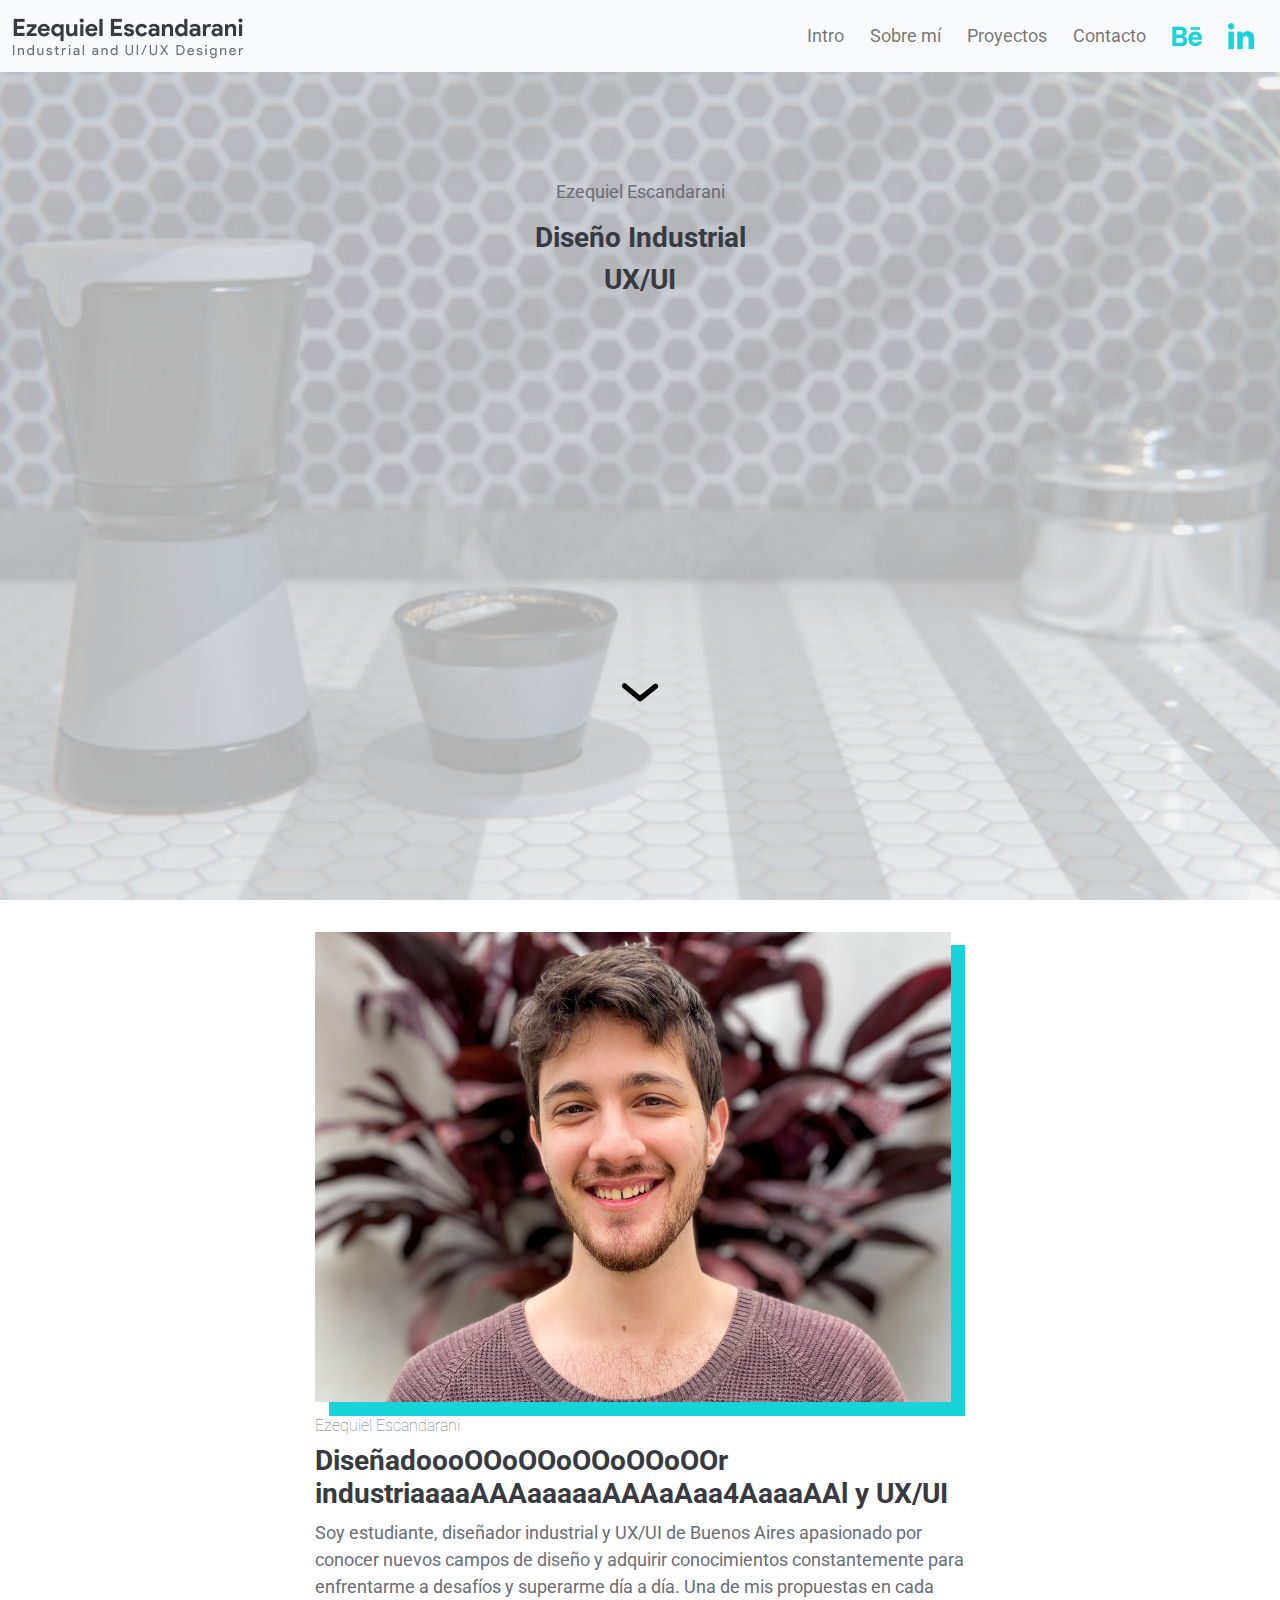
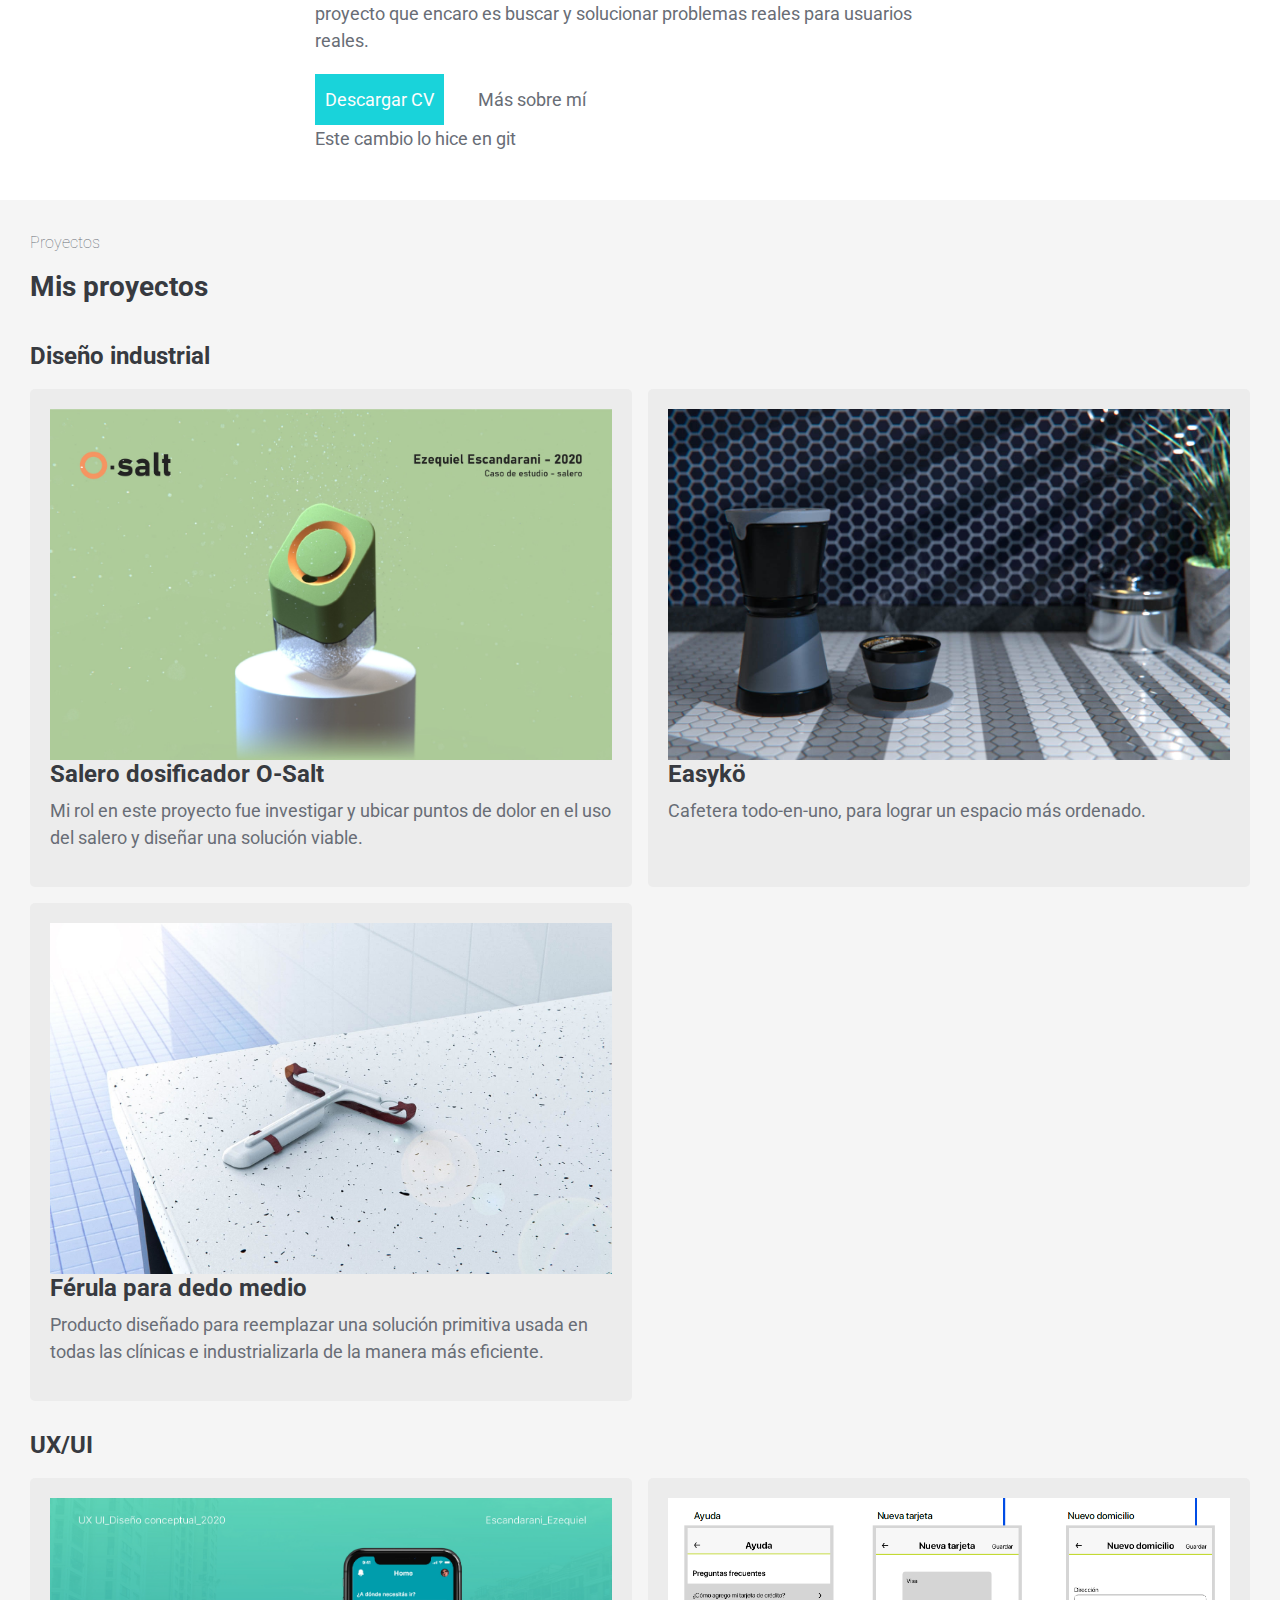
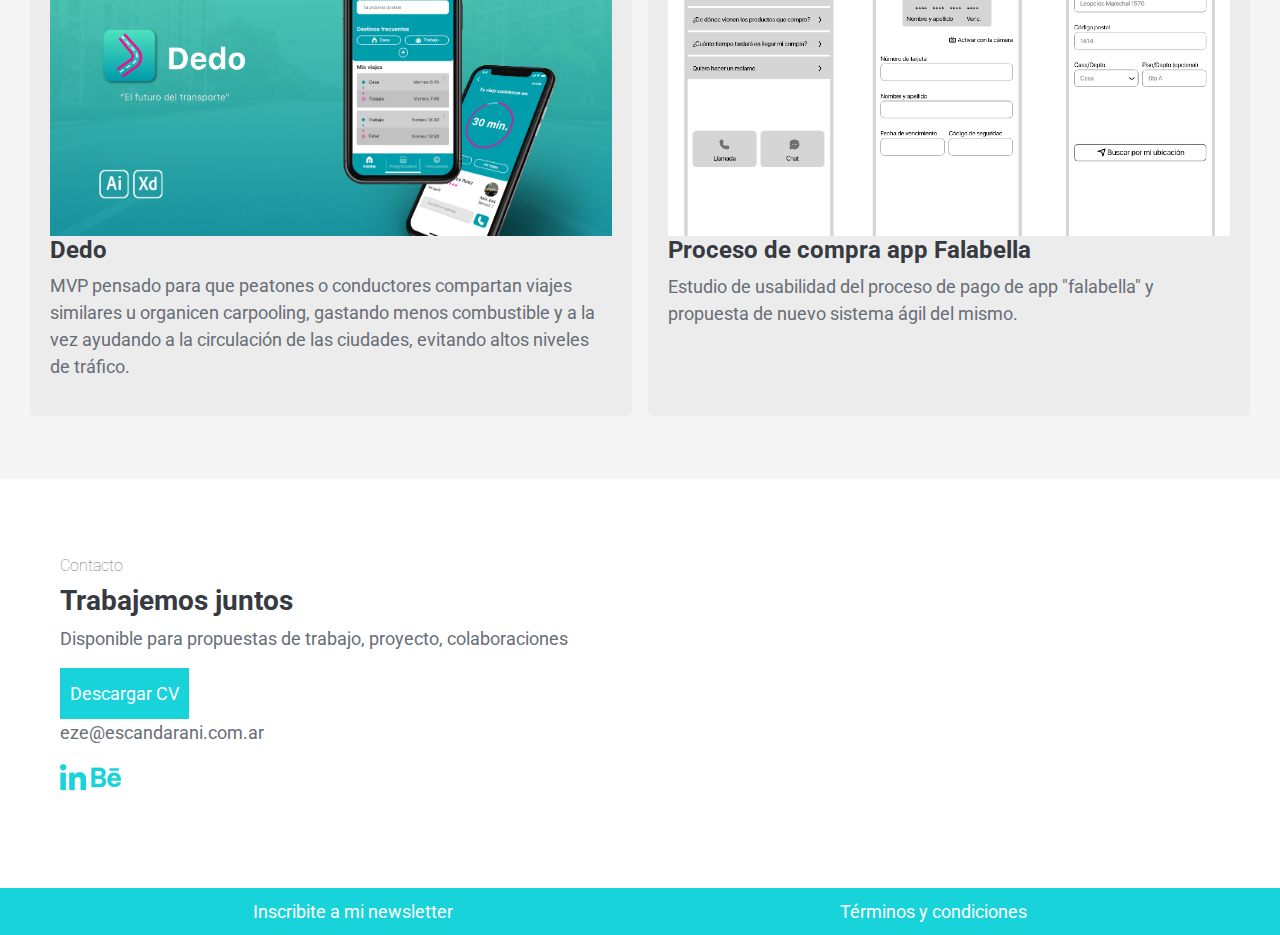
<file: index.html>
<!DOCTYPE html>
<html lang="es">
<head>
    <meta charset="UTF-8">
    <meta name="viewport" content="width=device-width, initial-scale=1.0">
    <meta name="description" content="Página principal del portfolio de Ezequiel Escandarani, diseñador industrial y UX/UI. ¡Hola! Mi nombre es Ezequiel Escandarani, y me gustaría que visites mi página web, en donde me vas a conocer y vas a ver algunos de mis proyectos. ¡Nos vemos ahí!">
    <meta name="keywords" content="Design, UX, Industrial, Aesthetics, Digital, Portfolio, Argentina">
    <link rel="stylesheet" href="css/bootstrap.min.css">
    <link rel="stylesheet" href="sass/estilos.css">
    <!--Tipografía Roboto bold-->
    <link rel="preconnect" href="https://fonts.gstatic.com">
    <link href="https://fonts.googleapis.com/css2?family=Roboto:wght@300;400;700&display=swap" rel="stylesheet">
    <title>Portfolio Ezequiel Escandarani</title>
</head>
<body>

<!---------- Nav bar ---------->


    <nav class="navbar navbar-expand-lg navbar-light bg-light">
        <div class="container-fluid">
        <a class="navbar-brand img-fluid" href="#intro"><img src="assets/img/logo_ezequiel.png" alt=""></a>
        <button class="navbar-toggler" type="button" data-bs-toggle="collapse" data-bs-target="#navbarNavAltMarkup" aria-controls="navbarNavAltMarkup" aria-expanded="false" aria-label="Toggle navigation">
            <span class="navbar-toggler-icon"></span>
        </button>
        <div class="collapse navbar-collapse justify-content-end" id="navbarNavAltMarkup">
            <div class="navbar-nav">
            <a class="nav-link" href="#intro">Intro</a>
            <a class="nav-link" href="#sobre_mi">Sobre mí</a>
            <a class="nav-link" href="#proyectos">Proyectos</a>
            <a class="nav-link" href="#contacto">Contacto</a>
            <a class="nav-link" href="https://www.behance.net/eze-escandea38"><img src="assets/img/behance_logo.png" alt=""></a>
            <a class="nav-link" href="https://www.linkedin.com/in/ezequiel-escandarani"><img src="assets/img/linkedin_logo.png" alt=""></a>
            </div>
        </div>
        </div>
    </nav>

<!---------- Intro ---------->


    <header id="intro">
        <div class="nombre">
            <p>Ezequiel Escandarani</p>
            <h1>Diseño Industrial</h1>
            <h1>UX/UI</h1>
        </div>
        <div class="flechita">
            <a href="#sobre_mi">
                <img src="assets/img/flecha_abajo.png" alt="Seguir navegando en la página">
            </a>
        </div>
    </header>

<!---------- Sobre mí ---------->

    <main>
        <section id="sobre_mi">
                <div class="columna1">
                    <h4>Ezequiel Escandarani</h4>
                    <h2>DiseñadoooOOoOOoOOoOOoOOr industriaaaaAAAaaaaaAAAaAaa4AaaaAAl y UX/UI</h2>
                    <p>Soy estudiante, diseñador industrial y UX/UI de Buenos Aires apasionado por conocer nuevos campos  de diseño y adquirir conocimientos constantemente para enfrentarme a desafíos y superarme día a día.
                    Una de mis propuestas en cada proyecto que encaro es buscar y solucionar problemas reales para usuarios reales.</p>
                    <div class="links">
                        <a href="" class="CV"><button>Descargar CV</button></a>
                        <a href="sobremi.html" class="linkSobreMi">Más sobre mí</a>
                        <div>
                            <p>Este cambio lo hice en git</p>
                        </div>
                    </div>
                </div>
                <div class="columna2">
                    <img class="img-fluid" src="assets/img/foto_perfil.jpg" alt="Foto de perfil">
                </div>
        </section>


<!---------- Mis proyectos ---------->


        <section id="proyectos">
            <div class="inicioDeSeccion">
                <h4>Proyectos</h4>
                <h2>Mis proyectos</h2>
            </div>
            <!-- Diseño industrial -->
            <h3 class="tituloDisciplina">Diseño industrial</h3>
            <div class="proyectos">
                    <article class="proyecto">
                        <a href="proyecto_salero_osalt.html">
                            <img src="assets/img/presentacionSalero.jpg" alt="imagen de presentacion">
                            <h3>Salero dosificador O-Salt</h3>
                            <p>Mi rol en este proyecto fue investigar y ubicar puntos de dolor en el uso del salero y diseñar una solución viable.</p>
                        </a>
                    </article>
                    <article class="proyecto">
                        <a href="proyecto_cafetera_easyko.html">
                            <img src="assets/img/presentacionEasyko.jpg" alt="imagen de presentacion">
                            <h3>Easykö</h3>
                            <p>Cafetera todo-en-uno, para lograr un espacio más ordenado.</p>
                        </a>
                    </article>
                    <article class="proyecto">
                        <a href="proyecto_ferula_termoformado.html">
                            <img src="assets/img/presentacionFerula.jpg" alt="imagen de presentacion">
                            <h3>Férula para dedo medio</h3>
                            <p>Producto diseñado para reemplazar una solución primitiva usada en todas las clínicas e industrializarla de la manera más eficiente.</p>
                        </a>
                    </article>
            </div>
            <!-- UX/UI -->
            <h3 class="tituloDisciplina">UX/UI</h3>
            <div class="proyectos">
                    <article class="proyecto">
                        <a href="">
                            <img src="assets/img/presentacion_dedo.jpg" alt="imagen de presentacion">
                            <h3>Dedo</h3>
                            <p>MVP pensado para que peatones o conductores compartan viajes similares u organicen carpooling, gastando menos combustible y a la vez ayudando a la circulación de las ciudades, evitando altos niveles de tráfico.</p>
                        </a>
                    </article>
                    <article class="proyecto">
                        <a href="">
                            <img src="assets/img/presentacion_falabella.png" alt="imagen de presentacion">
                            <h3>Proceso de compra app Falabella</h3>
                            <p>Estudio de usabilidad del proceso de pago de app "falabella" y propuesta de nuevo sistema ágil del mismo.</p>
                        </a>
                    </article>
            </div>
        </section>
    </main>

    <footer id="contacto">
        <h4>Contacto</h4>
        <h2>Trabajemos juntos</h2>
        <p>Disponible para propuestas de trabajo, proyecto, colaboraciones</p>
        <a href="" class="CV"><button>Descargar CV</button></a>
        <p>eze@escandarani.com.ar</p>
        <div class="Redes">
            <a href="https://www.linkedin.com/in/ezequiel-escandarani"><img src="assets/img/linkedin_logo.png" alt="LinkedIn"></a>
            <a href="https://www.behance.net/eze-escandea38"><img src="assets/img/behance_logo.png" alt="Behance"></a>
        </div>
    </footer>
    <div class="linkTerms">
        <a href="newsletter.html">Inscribite a mi newsletter</a>
        <a href="termsycond.html">Términos y condiciones</a>
    </div>
    <script src="js/bootstrap.min.js"></script>
</body>
</html>
</file>
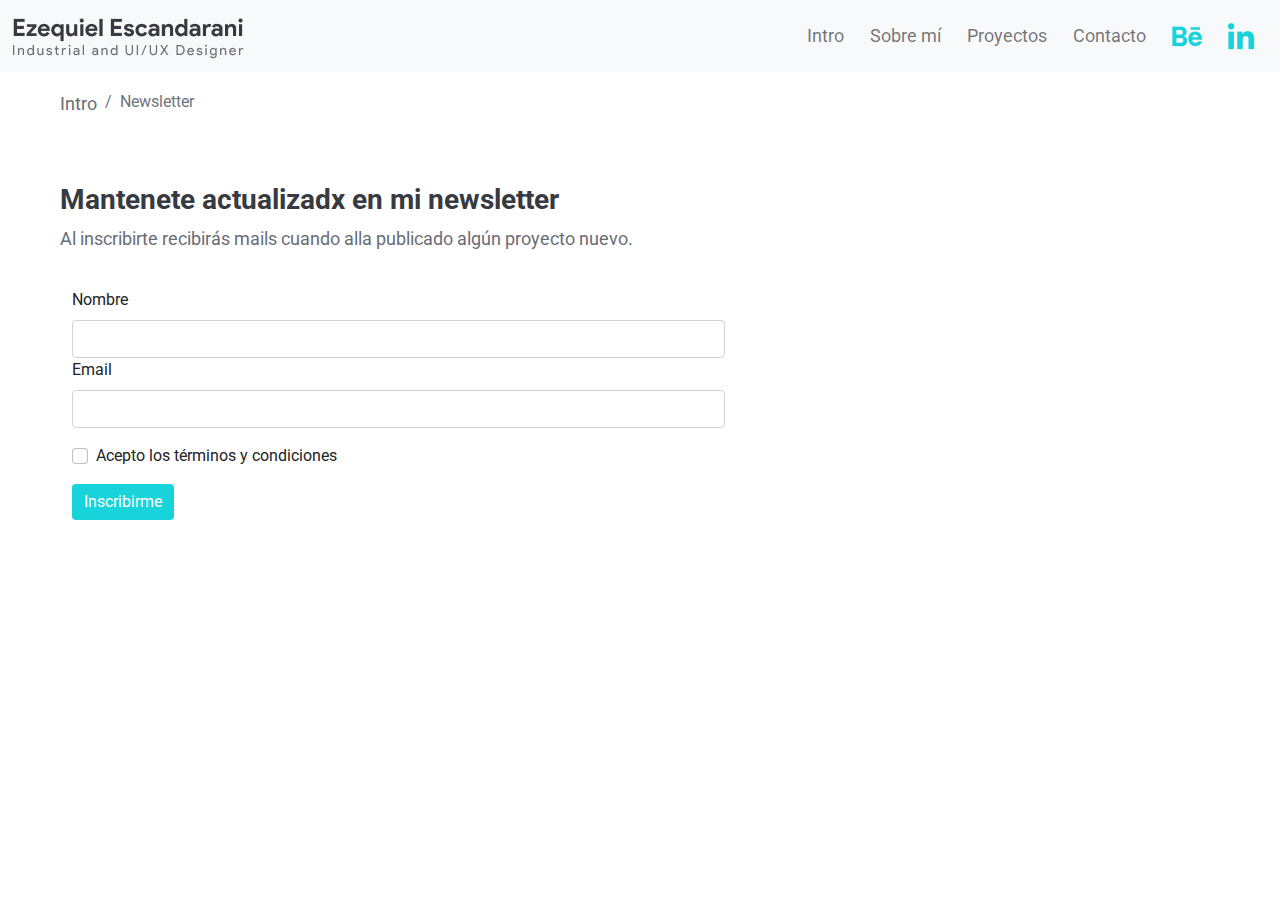
<file: newsletter.html>
<!DOCTYPE html>
<html lang="es">
<head>
    <meta charset="UTF-8">
    <meta name="viewport" content="width=device-width, initial-scale=1.0">
    <meta name="description" content="Suscribite a mi newsletter para estar al tanto de los avances en mi carrera y mis trabajos nuevos.">
    <meta name="keywords" content="Design, UX, Industrial, Aesthetics, Digital, Portfolio, Argentina">
    <title>Newsletter</title>
    <link rel="stylesheet" href="css/bootstrap.min.css">
    <link rel="stylesheet" href="sass/estilos.css">
    <link rel="preconnect" href="https://fonts.gstatic.com">
    <link href="https://fonts.googleapis.com/css2?family=Roboto:wght@300;400;700&display=swap" rel="stylesheet">    

</head>
<body>
    <nav class="navbar navbar-expand-lg navbar-light bg-light">
        <div class="container-fluid">
        <a class="navbar-brand img-fluid" href="index.html"><img src="assets/img/logo_ezequiel.png" alt=""></a>
        <button class="navbar-toggler" type="button" data-bs-toggle="collapse" data-bs-target="#navbarNavAltMarkup" aria-controls="navbarNavAltMarkup" aria-expanded="false" aria-label="Toggle navigation">
            <span class="navbar-toggler-icon"></span>
        </button>
        <div class="collapse navbar-collapse justify-content-end" id="navbarNavAltMarkup">
            <div class="navbar-nav">
            <a class="nav-link" href="index.html#intro">Intro</a>
            <a class="nav-link" href="index.html#sobre_mi">Sobre mí</a>
            <a class="nav-link" href="index.html#proyectos">Proyectos</a>
            <a class="nav-link" href="index.html#contacto">Contacto</a>
            <a class="nav-link" href="https://www.behance.net/eze-escandea38"><img src="assets/img/behance_logo.png" alt=""></a>
            <a class="nav-link" href="https://www.linkedin.com/in/ezequiel-escandarani"><img src="assets/img/linkedin_logo.png" alt=""></a>
            </div>
        </div>
        </div>
    </nav>

    
    <nav aria-label="breadcrumb">
        <ol class="breadcrumb">
        <li class="breadcrumb-item"><a href="index.html#contacto">Intro</a></li>
        <li class="breadcrumb-item active" aria-current="page">Newsletter</li>
        </ol>
    </nav>

    <main>
        <div class="inicioNewsletter">
            <h1>Mantenete actualizadx en mi newsletter</h1>
            <p>Al inscribirte recibirás mails cuando alla publicado algún proyecto nuevo.</p>
        </div>
        <form>
            <div class="container-fluid cc">
                <div class="row">
                    <div class="col-12 col-lg-7">
                        <div class="mb-3">
                            <label for="exampleInputEmail1" class="form-label">Nombre</label>
                            <input type="email" class="form-control" id="exampleInputEmail1" aria-describedby="emailHelp">
                        <div class="mb-3">
                            <label for="exampleInputPassword1" class="form-label">Email</label>
                            <input type="password" class="form-control" id="exampleInputPassword1">
                        </div>
                        <div class="mb-3 form-check">
                            <input type="checkbox" class="form-check-input" id="exampleCheck1">
                            <label class="form-check-label" for="exampleCheck1">Acepto los términos y condiciones</label>
                        </div>
                        <button type="submit" class="btn btn-primary">Inscribirme</button>
                    </div>
                </div>
            </div>
        </form>
    </main>

    <script src="js/bootstrap.min.js"></script>
</body>
</html>
</file>
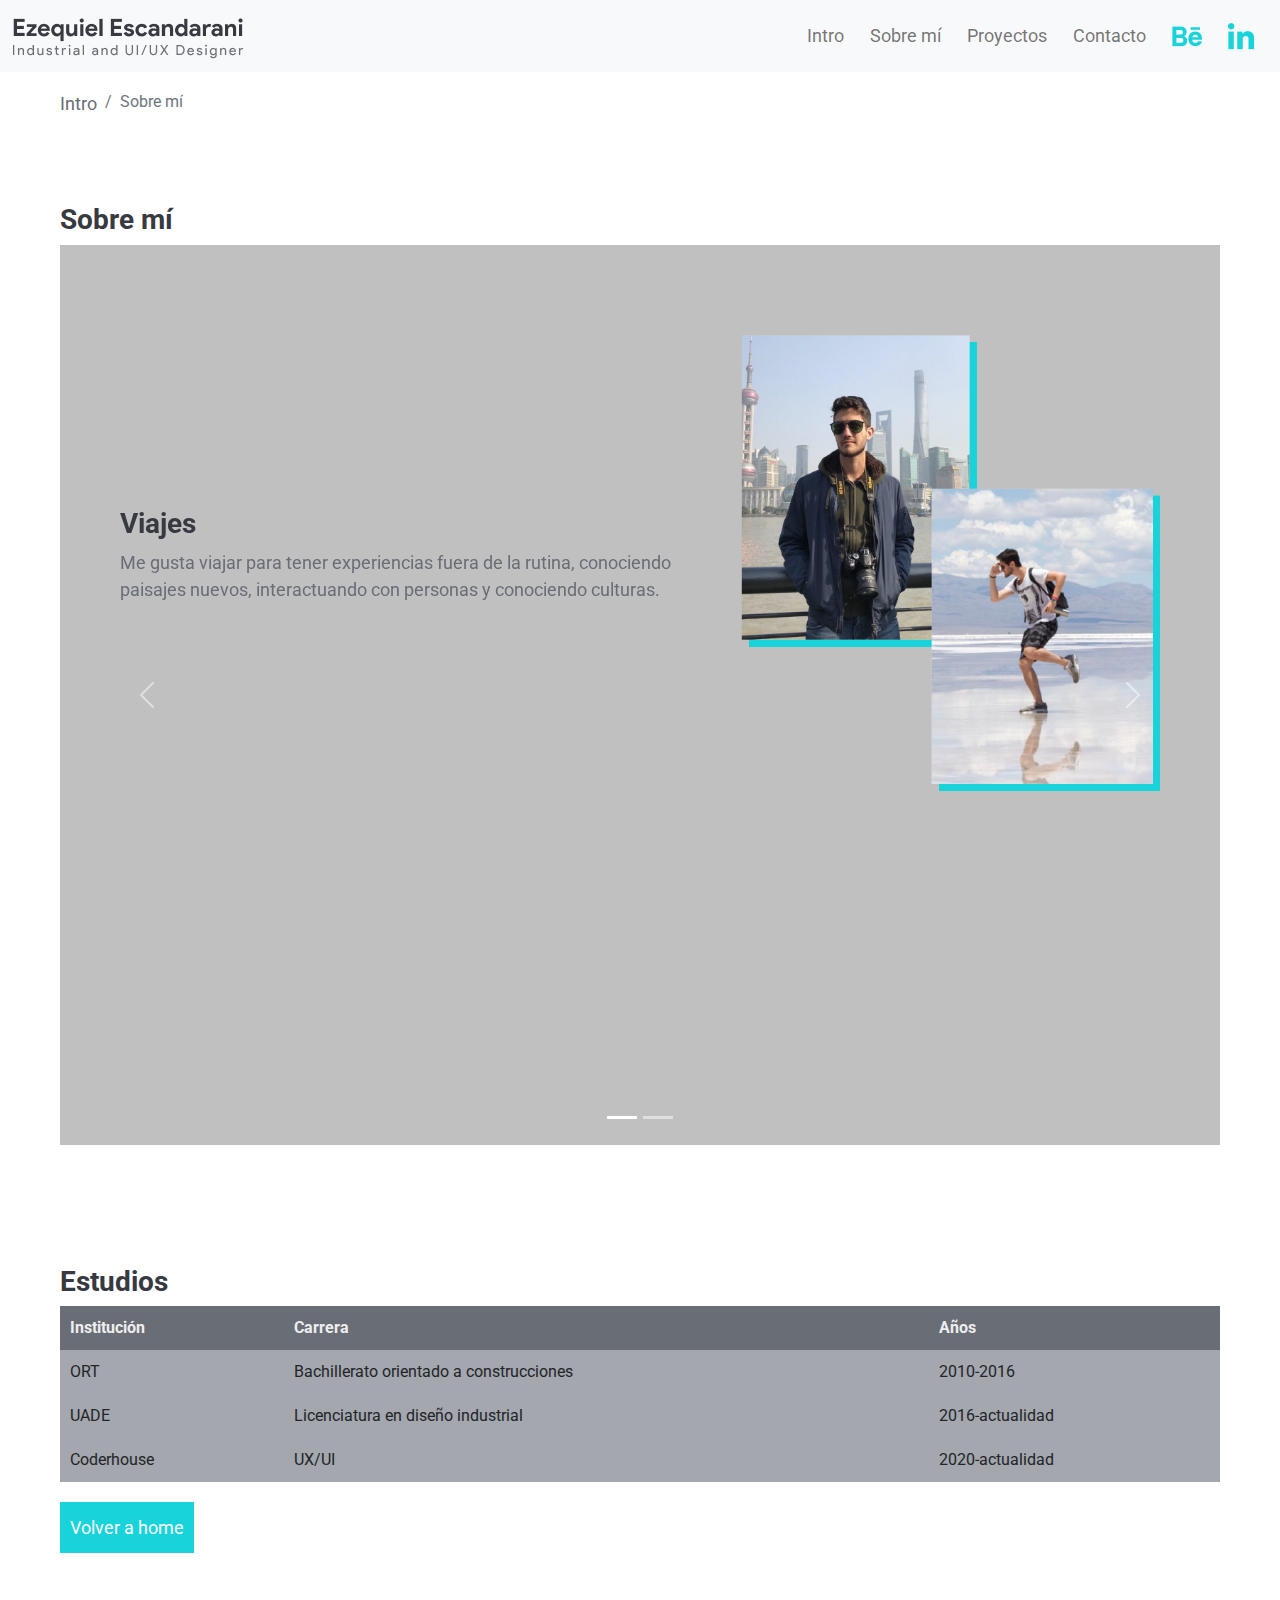
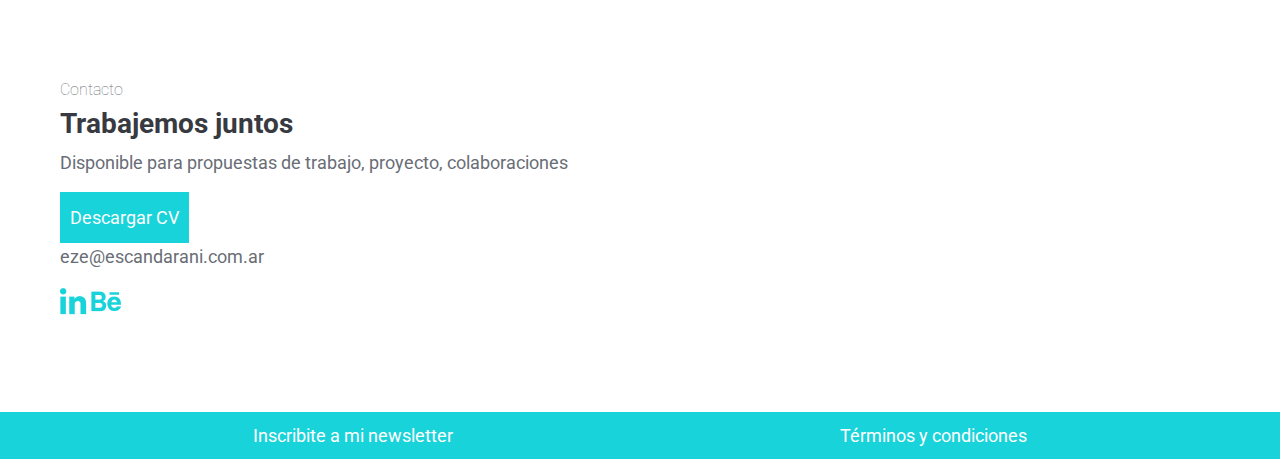
<file: sobremi.html>
<!DOCTYPE html>
<html lang="en">
<head>
    <meta charset="UTF-8">
    <meta name="viewport" content="width=device-width, initial-scale=1.0">
    <meta name="description" content="Acá les hablo un poco sobre mí, mostrando algunos de mis hobbies e información más en detalle sobre mi carrera">
    <meta name="keywords" content="Design, UX, Industrial, Aesthetics, Digital, Portfolio, Argentina, About, Render">
    <link rel="stylesheet" href="css/bootstrap.min.css">
    <link rel="stylesheet" href="sass/estilos.css">
    <!--Tipografía Roboto bold-->
    <link rel="preconnect" href="https://fonts.gstatic.com">
    <link href="https://fonts.googleapis.com/css2?family=Roboto:wght@300;400;700&display=swap" rel="stylesheet">    
    <title>Sobre mí</title>
</head>
<body>

    <nav class="navbar navbar-expand-lg navbar-light bg-light">
        <div class="container-fluid">
        <a class="navbar-brand img-fluid" href="index.html"><img src="assets/img/logo_ezequiel.png" alt=""></a>
        <button class="navbar-toggler" type="button" data-bs-toggle="collapse" data-bs-target="#navbarNavAltMarkup" aria-controls="navbarNavAltMarkup" aria-expanded="false" aria-label="Toggle navigation">
            <span class="navbar-toggler-icon"></span>
        </button>
        <div class="collapse navbar-collapse justify-content-end" id="navbarNavAltMarkup">
            <div class="navbar-nav">
            <a class="nav-link" href="index.html#intro">Intro</a>
            <a class="nav-link" href="index.html#sobre_mi">Sobre mí</a>
            <a class="nav-link" href="index.html#proyectos">Proyectos</a>
            <a class="nav-link" href="index.html#contacto">Contacto</a>
            <a class="nav-link" href="https://www.behance.net/eze-escandea38"><img src="assets/img/behance_logo.png" alt=""></a>
            <a class="nav-link" href="https://www.linkedin.com/in/ezequiel-escandarani"><img src="assets/img/linkedin_logo.png" alt=""></a>
            </div>
        </div>
        </div>
    </nav>

    <nav aria-label="breadcrumb">
        <ol class="breadcrumb">
        <li class="breadcrumb-item"><a href="index.html#sobre_mi">Intro</a></li>
        <li class="breadcrumb-item active" aria-current="page">Sobre mí</li>
        </ol>
    </nav>

    <main class="sobreMi">
    <h1>Sobre mí</h1>
    <div id="carouselExampleIndicators" class="carousel slide" data-bs-ride="carousel">
        <ol class="carousel-indicators">
            <li data-bs-target="#carouselExampleIndicators" data-bs-slide-to="0" class="active"></li>
            <li data-bs-target="#carouselExampleIndicators" data-bs-slide-to="1"></li>
        </ol>
        <div class="carousel-inner">
        <div class="carousel-item active">
            <section class="general container-fluid cc">
                <div class="row align-items-center">
                    <div class="col-12 col-lg-7">
                            <h2>Viajes</h2>
                            <p>Me gusta viajar para tener experiencias fuera de la
                            rutina, conociendo paisajes nuevos, interactuando
                            con personas y conociendo culturas.</p>
                    </div>
                    <div class="col-12 col-lg-5">
                        <img src="assets/img/sobremiviajes.png" class="img-fluid" alt="viajes en Salta y Shanghai">
                    </div>
                </div>
            </section>
        </div>
        <div class="carousel-item">
            <section class="general container-fluid cc">
                <div class="row align-items-center">
                    <div class="col-12 col-lg-7">
                            <h2>Renders</h2>
                            <p>Me apasiona todo lo que es digital, y por ende, me
                            gusta hacer renders para presentar mis propios
                            proyectos.
                            Creo que para enamorar a los usuarios y los clientes,
                            tiene que ser con una imágen que impacte
                            desde el primer segundo. Para lograr este efecto,
                            hay que hacerlo mediante el primer sentido con el
                            que uno interactúa con un producto, el visual.</p>
                    </div>
                    <div class="col-12 col-lg-5">
                        <img src="assets/img/sobremirenders.png" class="img-fluid" alt="renders de salero y cafetera">
                    </div>
                </div>
            </section>
        </div>
        </div>
        <a class="carousel-control-prev" href="#carouselExampleIndicators" role="button" data-bs-slide="prev">
            <span class="carousel-control-prev-icon" aria-hidden="true"></span>
            <span class="visually-hidden">Previous</span>
        </a>
        <a class="carousel-control-next" href="#carouselExampleIndicators" role="button" data-bs-slide="next">
            <span class="carousel-control-next-icon" aria-hidden="true"></span>
            <span class="visually-hidden">Next</span>
        </a>
    </div>
    



        <section id="estudios">
            <h2>Estudios</h2>
            <table>
                <tr>
                    <th>Institución</th>
                    <th>Carrera</th>
                    <th>Años</th>
                </tr>
                <tr>
                    <td>ORT</td>
                    <td>Bachillerato orientado a construcciones</td>
                    <td>2010-2016</td>
                </tr>
                <tr>
                    <td>UADE</td>
                    <td>Licenciatura en diseño industrial</td>
                    <td>2016-actualidad</td>
                </tr>
                <tr>
                    <td>Coderhouse</td>
                    <td>UX/UI</td>
                    <td>2020-actualidad</td>
                </tr>
            </table>
            <a href="index.html#sobre_mi"><button>Volver a home</button></a>
        </section>
    </main>
    <footer id="contacto">
        <h4>Contacto</h4>
        <h2>Trabajemos juntos</h2>
        <p>Disponible para propuestas de trabajo, proyecto, colaboraciones</p>
        <a href="" class="CV"><button>Descargar CV</button></a>
        <p>eze@escandarani.com.ar</p>
        <div class="Redes">
            <a href="https://www.linkedin.com/in/ezequiel-escandarani"><img src="assets/img/linkedin_logo.png" alt="LinkedIn"></a>
            <a href="https://www.behance.net/eze-escandea38"><img src="assets/img/behance_logo.png" alt="Behance"></a>
        </div>
    </footer>
    <div class="linkTerms">
        <a href="newsletter.html">Inscribite a mi newsletter</a>
        <a href="termsycond.html">Términos y condiciones</a>
    </div>
    <script src="js/bootstrap.min.js"></script>
</body>
</html>
</file>
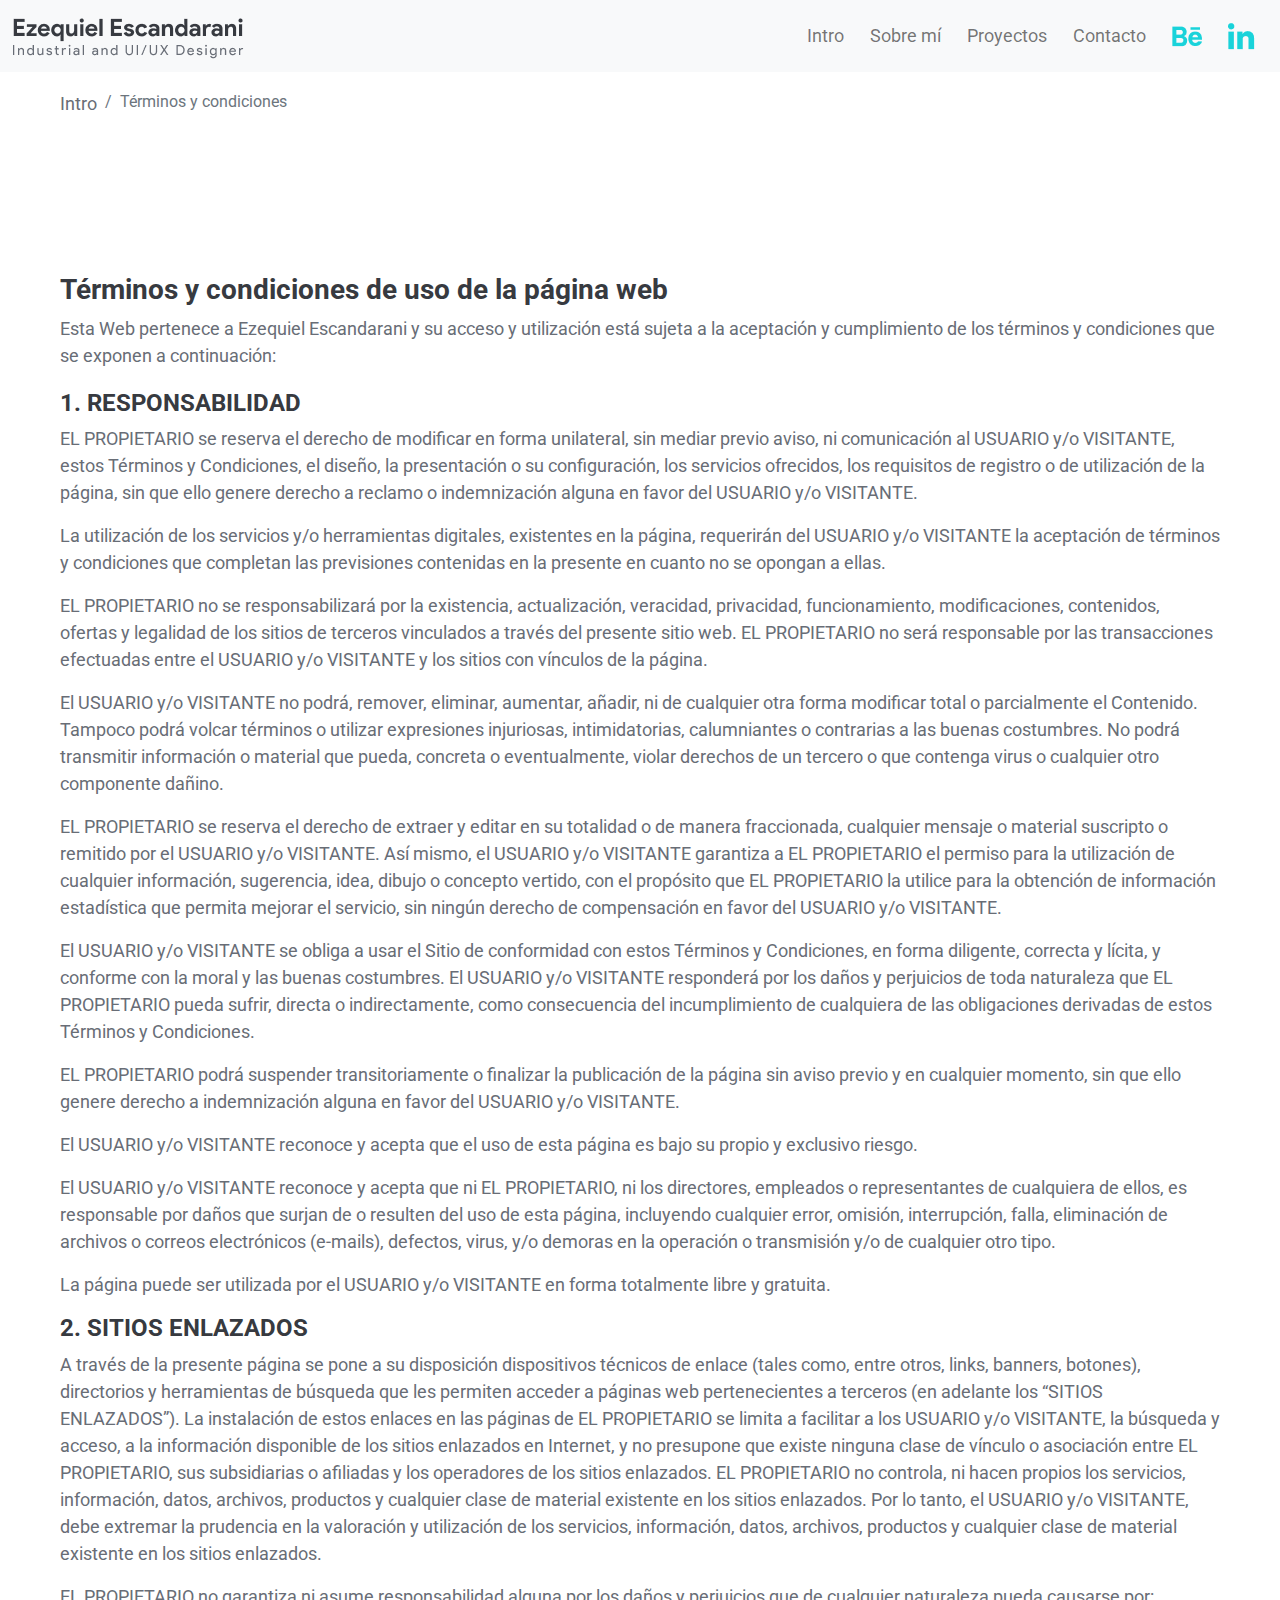
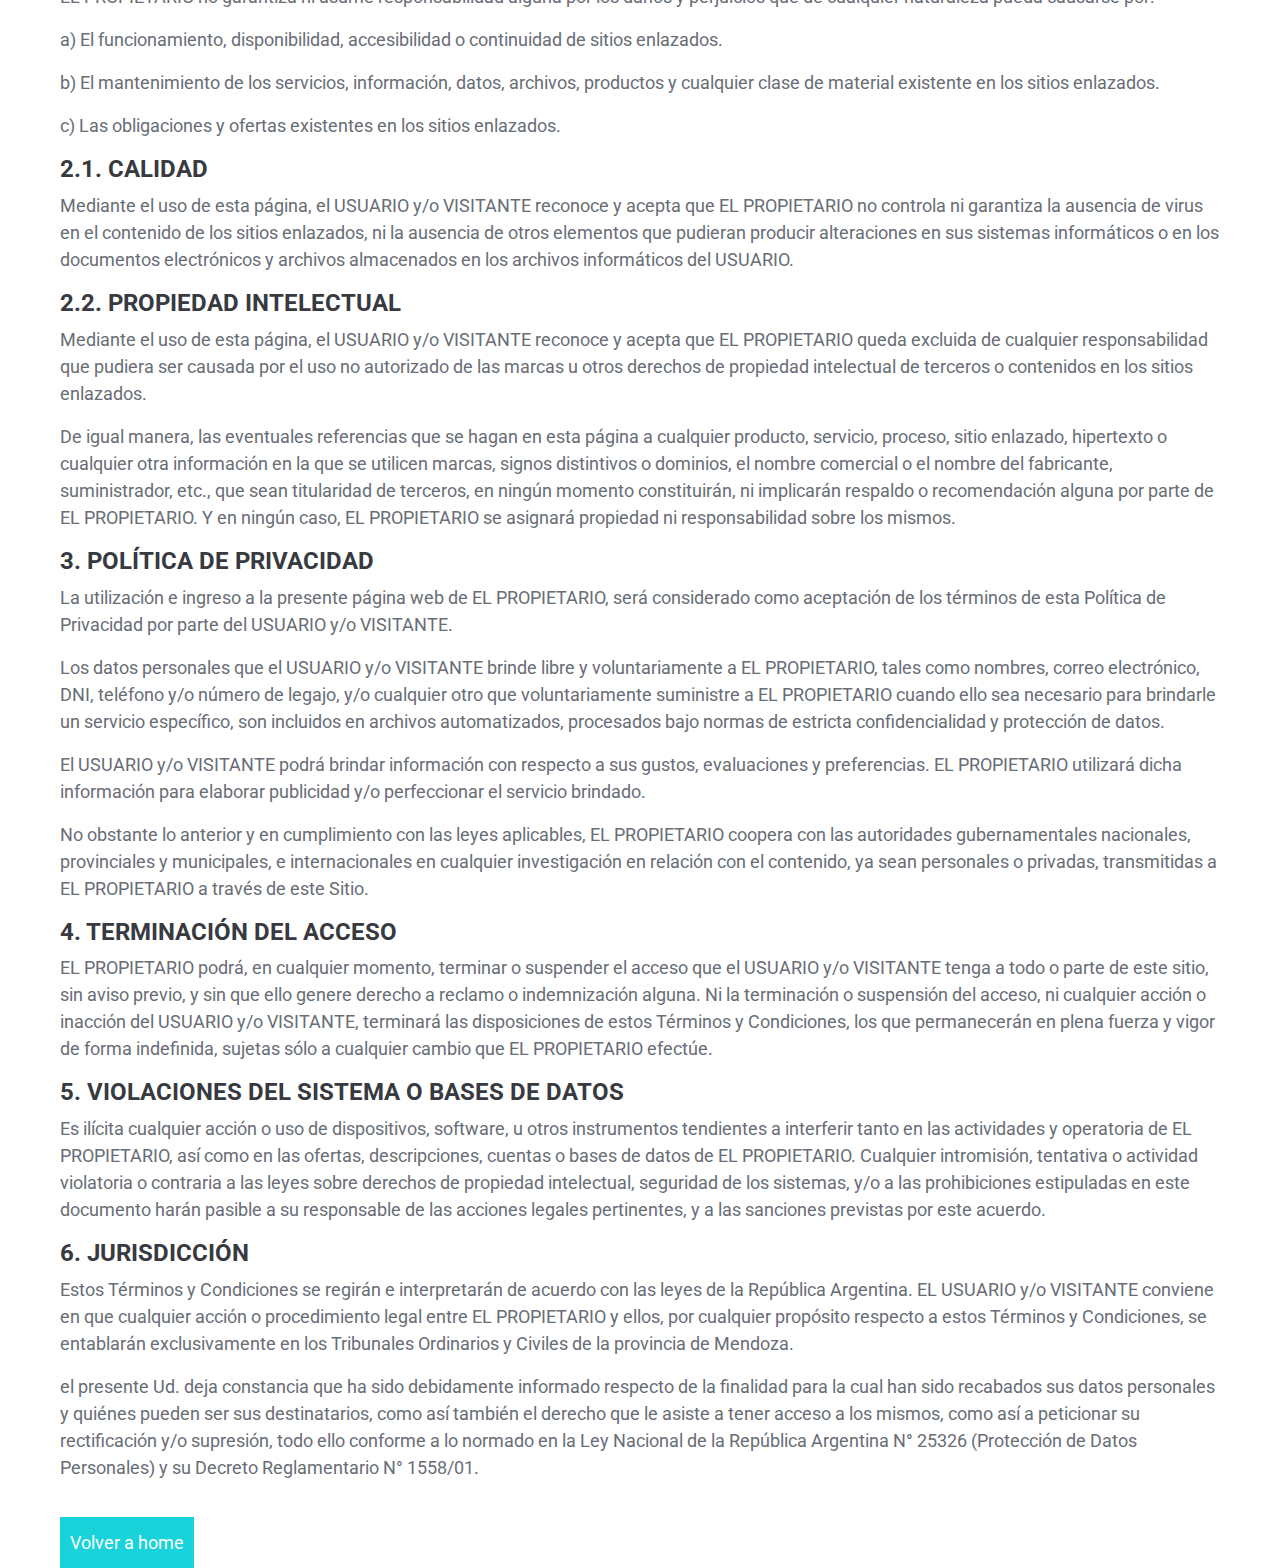
<file: termsycond.html>
<!DOCTYPE html>
<html lang="es">
<head>
    <meta charset="UTF-8">
    <meta name="viewport" content="width=device-width, initial-scale=1.0">
    <meta name="description" content="Términos y condiciones del portfolio.">
    <meta name="keywords" content="Design, UX, Industrial, Aesthetics, Digital, Portfolio, Argentina, About, Render">
    <title>Términos y condiciones</title>
    <link rel="stylesheet" href="css/bootstrap.min.css">
    <link rel="stylesheet" href="sass/estilos.css">
    <link rel="preconnect" href="https://fonts.gstatic.com">
    <link href="https://fonts.googleapis.com/css2?family=Roboto:wght@300;400;700&display=swap" rel="stylesheet">    

</head>
<body>
    <nav class="navbar navbar-expand-lg navbar-light bg-light">
        <div class="container-fluid">
        <a class="navbar-brand img-fluid" href="index.html"><img src="assets/img/logo_ezequiel.png" alt=""></a>
        <button class="navbar-toggler" type="button" data-bs-toggle="collapse" data-bs-target="#navbarNavAltMarkup" aria-controls="navbarNavAltMarkup" aria-expanded="false" aria-label="Toggle navigation">
            <span class="navbar-toggler-icon"></span>
        </button>
        <div class="collapse navbar-collapse justify-content-end" id="navbarNavAltMarkup">
            <div class="navbar-nav">
            <a class="nav-link" href="index.html#intro">Intro</a>
            <a class="nav-link" href="index.html#sobre_mi">Sobre mí</a>
            <a class="nav-link" href="index.html#proyectos">Proyectos</a>
            <a class="nav-link" href="index.html#contacto">Contacto</a>
            <a class="nav-link" href="https://www.behance.net/eze-escandea38"><img src="assets/img/behance_logo.png" alt=""></a>
            <a class="nav-link" href="https://www.linkedin.com/in/ezequiel-escandarani"><img src="assets/img/linkedin_logo.png" alt=""></a>
            </div>
        </div>
        </div>
    </nav>

    <nav aria-label="breadcrumb">
        <ol class="breadcrumb">
        <li class="breadcrumb-item"><a href="index.html#contacto">Intro</a></li>
        <li class="breadcrumb-item active" aria-current="page">Términos y condiciones</li>
        </ol>
    </nav>

    <main class="terms">    
        <div class="termsInicio">
            <h1>Términos y condiciones de uso de la página web</h1>
            <p>Esta Web pertenece a Ezequiel Escandarani y su acceso y utilización está sujeta a la aceptación y cumplimiento de los términos y condiciones que se exponen a continuación:</p>
        </div>
        <h3>1. RESPONSABILIDAD </h3>
        <p>EL PROPIETARIO se reserva el derecho de modificar en forma unilateral, sin mediar previo aviso, ni comunicación al USUARIO y/o VISITANTE, estos Términos y Condiciones, el diseño, la presentación o su configuración, los servicios ofrecidos, los requisitos de registro o de utilización de la página, sin que ello genere derecho a reclamo o indemnización alguna en favor del USUARIO y/o VISITANTE.</p>
        <p>La utilización de los servicios y/o herramientas digitales, existentes en la página, requerirán del USUARIO y/o VISITANTE la aceptación de términos y condiciones que completan las previsiones contenidas en la presente en cuanto no se opongan a ellas.</p>
        <p>EL PROPIETARIO no se responsabilizará por la existencia, actualización, veracidad, privacidad, funcionamiento, modificaciones, contenidos, ofertas y legalidad de los sitios de terceros vinculados a través del presente sitio web. EL PROPIETARIO no será responsable por las transacciones efectuadas entre el USUARIO y/o VISITANTE y los sitios con vínculos de la página.</p>
        <p>El USUARIO y/o VISITANTE no podrá, remover, eliminar, aumentar, añadir, ni de cualquier otra forma modificar total o parcialmente el Contenido. Tampoco  podrá volcar términos o utilizar expresiones injuriosas, intimidatorias, calumniantes o contrarias a las buenas costumbres. No podrá transmitir información o material que pueda, concreta o eventualmente, violar derechos de un tercero o que contenga virus o cualquier otro componente dañino.</p>
        <p>EL PROPIETARIO se reserva el derecho de extraer y editar en su totalidad o de manera fraccionada, cualquier mensaje o material suscripto o remitido por el USUARIO y/o VISITANTE. Así mismo, el USUARIO y/o VISITANTE garantiza a EL PROPIETARIO el permiso para la utilización de cualquier información, sugerencia, idea, dibujo o concepto vertido, con el propósito que EL PROPIETARIO la utilice para la obtención de información estadística que permita mejorar el servicio, sin ningún derecho de compensación en favor del USUARIO y/o VISITANTE.</p>
        <p>El USUARIO y/o VISITANTE se obliga a usar el Sitio de conformidad con estos Términos y Condiciones, en forma diligente, correcta y lícita, y conforme con la moral y las buenas costumbres. El USUARIO y/o VISITANTE responderá por los daños y perjuicios de toda naturaleza que EL PROPIETARIO pueda sufrir, directa o indirectamente, como consecuencia del incumplimiento de cualquiera de las obligaciones derivadas de estos Términos y Condiciones.</p>
        <p>EL PROPIETARIO podrá suspender transitoriamente o finalizar la publicación de la página sin aviso previo y en cualquier momento, sin que ello genere derecho a indemnización alguna en favor del USUARIO y/o VISITANTE.</p>
        <p>El USUARIO y/o VISITANTE reconoce y acepta que el uso de esta página es bajo su propio y exclusivo riesgo.</p>
        <p>El USUARIO y/o VISITANTE reconoce y acepta que ni EL PROPIETARIO, ni los directores, empleados o representantes de cualquiera de ellos, es responsable por daños que surjan de o resulten del uso de esta página, incluyendo cualquier error, omisión, interrupción, falla, eliminación de archivos o correos electrónicos (e-mails), defectos, virus, y/o demoras en la operación o transmisión y/o de cualquier otro tipo.</p>
        <p>La página puede ser utilizada por el USUARIO y/o VISITANTE en forma totalmente libre y gratuita.</p>

        <h3>2. SITIOS ENLAZADOS </h3>
        <p>A través de la presente página se pone a su disposición dispositivos técnicos de enlace (tales como, entre otros, links, banners, botones), directorios y herramientas de búsqueda que les permiten acceder a páginas web pertenecientes a terceros (en adelante los “SITIOS ENLAZADOS”). La instalación de estos enlaces en las páginas de EL PROPIETARIO se limita a facilitar a los USUARIO y/o VISITANTE, la búsqueda y acceso, a la información disponible de los sitios enlazados en Internet, y no presupone que existe ninguna clase de vínculo o asociación entre EL PROPIETARIO, sus subsidiarias o afiliadas y los operadores de los sitios enlazados. EL PROPIETARIO no controla, ni hacen propios los servicios, información, datos, archivos, productos y cualquier clase de material existente en los sitios enlazados. Por lo tanto, el USUARIO y/o VISITANTE, debe extremar la prudencia en la valoración y utilización de los servicios, información, datos, archivos, productos y cualquier clase de material existente en los sitios enlazados. 
        <p>EL PROPIETARIO no garantiza ni asume responsabilidad alguna por los daños y perjuicios que de cualquier naturaleza pueda causarse por:</p>
        <p>a) El funcionamiento, disponibilidad, accesibilidad o continuidad de sitios enlazados.</p>
        <p>b) El mantenimiento de los servicios, información, datos, archivos, productos y cualquier clase de material existente en los sitios enlazados.</p>
        <p>c) Las obligaciones y ofertas existentes en los sitios enlazados.</p>
        
        <h3>2.1. CALIDAD</h3>
        <p>Mediante el uso de esta página, el USUARIO y/o VISITANTE reconoce y acepta que EL PROPIETARIO no controla ni garantiza la ausencia de virus en el contenido de los sitios enlazados, ni la ausencia de otros  elementos que pudieran producir alteraciones en sus sistemas informáticos o en los documentos electrónicos y archivos almacenados en los archivos informáticos del USUARIO. </p>
        
        <h3>2.2. PROPIEDAD INTELECTUAL</h3>
        <p>Mediante el uso de esta página, el USUARIO y/o VISITANTE reconoce y acepta que EL PROPIETARIO queda excluida de cualquier responsabilidad que pudiera ser causada por el uso no autorizado de las marcas u otros derechos de propiedad intelectual de terceros o contenidos en los sitios enlazados.</p>
        <p>De igual manera, las eventuales referencias que se hagan en esta página a cualquier producto, servicio, proceso, sitio enlazado, hipertexto o cualquier otra información en la que se utilicen marcas, signos distintivos o dominios, el nombre comercial o el nombre del fabricante, suministrador, etc., que sean titularidad de terceros, en ningún momento constituirán, ni implicarán respaldo o recomendación alguna por parte de EL PROPIETARIO. Y en ningún caso, EL PROPIETARIO se asignará propiedad ni responsabilidad sobre los mismos.</p>

        <h3>3. POLÍTICA DE PRIVACIDAD</h3>
        <p>La utilización e ingreso a la presente página web de EL PROPIETARIO, será considerado como aceptación de los términos de esta Política de Privacidad por parte del USUARIO y/o VISITANTE.</p>
        <p>Los datos personales que el USUARIO y/o VISITANTE brinde libre y voluntariamente a EL PROPIETARIO, tales como nombres, correo electrónico, DNI, teléfono y/o número de legajo, y/o cualquier otro que voluntariamente suministre a EL PROPIETARIO cuando ello sea necesario para brindarle un servicio específico, son incluidos en archivos automatizados, procesados bajo normas de estricta confidencialidad y protección de datos.</p>
        <p>El USUARIO y/o VISITANTE podrá brindar información con respecto a sus gustos, evaluaciones y preferencias. EL PROPIETARIO utilizará dicha información para elaborar publicidad y/o perfeccionar el servicio brindado.</p>
        <p>No obstante lo anterior y en cumplimiento con las leyes aplicables, EL PROPIETARIO coopera con las autoridades gubernamentales nacionales, provinciales y municipales, e internacionales en cualquier investigación en relación con el contenido, ya sean personales o privadas, transmitidas a EL PROPIETARIO a través de este Sitio.</p>
        
        <h3>4. TERMINACIÓN DEL ACCESO </h3>
        <p>EL PROPIETARIO podrá, en cualquier momento, terminar o suspender el acceso que el USUARIO y/o VISITANTE tenga a todo o parte de este sitio, sin aviso previo, y sin que ello genere derecho a reclamo o indemnización alguna. Ni la terminación o suspensión del acceso, ni cualquier acción o inacción del USUARIO y/o VISITANTE, terminará las disposiciones de estos Términos y Condiciones, los que permanecerán en plena fuerza y vigor de forma indefinida, sujetas sólo a cualquier cambio que EL PROPIETARIO efectúe. </p>
        
        <h3>5. VIOLACIONES DEL SISTEMA O BASES DE DATOS</h3>
        <p>Es ilícita cualquier acción o uso de dispositivos, software, u otros instrumentos tendientes a interferir tanto en las actividades y operatoria de EL PROPIETARIO, así como en las ofertas, descripciones, cuentas o bases de datos de EL PROPIETARIO. Cualquier intromisión, tentativa o actividad violatoria o contraria a las leyes sobre derechos de propiedad intelectual, seguridad de los sistemas, y/o a las prohibiciones estipuladas en este documento harán pasible a su responsable de las acciones legales pertinentes, y a las sanciones previstas por este acuerdo.</p>
        
        <h3>6. JURISDICCIÓN </h3>
        <p>Estos Términos y Condiciones se regirán e interpretarán de acuerdo con las leyes de la República Argentina. EL USUARIO y/o VISITANTE conviene en que cualquier acción o procedimiento legal entre EL PROPIETARIO y ellos, por cualquier propósito respecto a estos Términos y Condiciones, se entablarán exclusivamente en los Tribunales Ordinarios y Civiles de la provincia de Mendoza.</p>
        <p>el presente Ud. deja constancia que ha sido debidamente informado respecto de la finalidad para la cual han sido recabados sus datos personales y quiénes pueden ser sus destinatarios, como así también el derecho que le asiste a tener acceso a los mismos, como así a peticionar su rectificación y/o supresión, todo ello conforme a lo normado en la Ley Nacional de la República Argentina N° 25326 (Protección de Datos Personales) y su Decreto Reglamentario N° 1558/01.</p>
    </main>
    <a class="volver" href="index.html"><button>Volver a home</button></a>
    
    <script src="js/bootstrap.min.js"></script>
</body>
</html>
</file>
<file: sass/estilos.css>
*{-webkit-box-sizing:border-box;box-sizing:border-box;margin:0px;padding:0px;font-family:'Roboto', sans-serif}h1{font-family:'Roboto', sans-serif;color:#373A40;font-size:48px;font-weight:700}h2{font-family:'Roboto', sans-serif;color:#373A40;font-size:48px;font-weight:700}h3{color:#373A40;font-size:24px;font-weight:700}h4{color:#686D76;font-size:14px;font-weight:lighter}p{font-size:18px;font-weight:normal;color:#686D76}a{font-size:18px;font-weight:normal;color:#686D76;text-decoration:none}.navbar{position:fixed;width:100%;z-index:1000}.navbar .nav-link{margin:5px}.navbar .nav-link:hover{-webkit-text-decoration:underline #19D3DA 4px;text-decoration:underline #19D3DA 4px}.navbar .nav-link:active{text-decoration:none;font-weight:800}#intro{background-image:url(../assets/img/imagen_intro.jpg);background-repeat:no-repeat;background-position:center;background-size:cover;height:100vh;text-align:center;display:-webkit-box;display:-ms-flexbox;display:flex;-webkit-box-orient:vertical;-webkit-box-direction:normal;-ms-flex-direction:column;flex-direction:column;-ms-flex-pack:distribute;justify-content:space-around;-webkit-box-align:center;-ms-flex-align:center;align-items:center}#sobre_mi{height:100vh;display:-webkit-box;display:-ms-flexbox;display:flex;-webkit-box-orient:horizontal;-webkit-box-direction:normal;-ms-flex-direction:row;flex-direction:row;-webkit-box-pack:justify;-ms-flex-pack:justify;justify-content:space-between;-webkit-box-align:center;-ms-flex-align:center;align-items:center;padding:60px}.columna1{max-width:650px}.columna2{max-width:650px}.links{margin-top:20px}button{padding:12px 10px;text-decoration:none;background-color:#19D3DA;border:none;color:#fdfdfd;font-size:18px;font-weight:normal}button:hover{padding:12px 10px;text-decoration:none;background-color:#47e2e7;border:none;color:#fdfdfd;font-size:2.5vmin;font-weight:normal}button:active{padding:12px 10px;text-decoration:none;background-color:#218e92;border:none;color:#fdfdfd;font-size:2.5vmin;font-weight:normal}.linkSobreMi{margin-left:30px;text-decoration:none;font-size:18px;font-weight:normal;color:#686D76}#proyectos{padding:33px 60px;background-color:#F5F5F5}#proyectos .inicioDeSeccion h4{padding-bottom:10px}#proyectos .inicioDeSeccion h2{padding-bottom:30px}#proyectos .tituloDisciplina{padding-bottom:10px}#proyectos .proyectos{display:-ms-grid;display:grid;-ms-grid-columns:(1fr)[3];grid-template-columns:repeat(3, 1fr);-webkit-column-gap:16px;column-gap:16px;row-gap:16px;margin-bottom:30px}#proyectos .proyectos .proyecto{background-color:#ECECEC;border-radius:5px;padding:20px;-webkit-transition:all 0.1s ease 0s;transition:all 0.1s ease 0s}#proyectos .proyectos .proyecto:hover{border:solid 2px #19D3DA;-webkit-transform:scale(1.05);transform:scale(1.05)}#proyectos .proyectos .proyecto a{text-decoration:none}#proyectos .proyectos .proyecto a img{width:100%}#contacto{padding:77px 60px;display:-webkit-box;display:-ms-flexbox;display:flex;-webkit-box-orient:vertical;-webkit-box-direction:normal;-ms-flex-direction:column;flex-direction:column;-webkit-box-pack:start;-ms-flex-pack:start;justify-content:flex-start}.linkTerms{width:100%;text-decoration:none;background-color:#19D3DA;display:inline-block;margin-top:20px;padding:10px 60px;display:-webkit-box;display:-ms-flexbox;display:flex;-ms-flex-pack:distribute;justify-content:space-around}.linkTerms a{color:white;-webkit-transition:all 0.2s ease 0s;transition:all 0.2s ease 0s}.linkTerms a:hover{-webkit-text-decoration:underline white 4px;text-decoration:underline white 4px}#carouselExampleIndicators{padding:20px 60px 40px 60px;background-color:silver;height:100vh}.sobreMi{padding:50px 60px}.general{padding:70px 0px;display:-webkit-box;display:-ms-flexbox;display:flex;-webkit-box-pack:justify;-ms-flex-pack:justify;justify-content:space-between;-webkit-box-align:center;-ms-flex-align:center;align-items:center;-ms-flex-wrap:wrap;flex-wrap:wrap}.general .texto{max-width:650px}#estudios{padding-top:120px}table{width:100%}th{color:#EEEEEE;background-color:#686D76;padding:10px}td{background-color:#A4A7AD;padding:10px}#estudios button{margin-top:20px}.presentacion{padding:40px 60px 20px 60px}#proyecto{background-color:#ECECEC;padding:20px 60px;display:-webkit-box;display:-ms-flexbox;display:flex;-webkit-box-orient:vertical;-webkit-box-direction:normal;-ms-flex-direction:column;flex-direction:column;-webkit-box-align:center;-ms-flex-align:center;align-items:center}.finDelProyecto{display:-webkit-box;display:-ms-flexbox;display:flex;-ms-flex-pack:distribute;justify-content:space-around}.finDelProyecto a img{width:48px}.breadcrumb{padding:90px 60px 20px 60px}.inicioNewsletter{padding:30px 60px 20px 60px}form{padding:0px 60px}.btn-primary{background-color:#19D3DA;border:none;border-radius:none}.btn-primary:hover{background-color:#42ecf1;-webkit-box-shadow:#373A40;box-shadow:#373A40}.btn-primary:active{background-color:#0c8a8f;border:none}.terms{padding:120px 60px 20px 60px}.terms .termsInicio{margin-bottom:20px}.volver{margin:20px auto 120px 60px}@media screen and (max-width: 1400px){h1{font-size:28px}h2{font-size:28px}h3{font-size:24px}h4{font-size:16px}p{font-size:18px}a{font-size:18px}#sobre_mi{height:100vh;display:-webkit-box;display:-ms-flexbox;display:flex;-webkit-box-orient:vertical;-webkit-box-direction:reverse;-ms-flex-direction:column-reverse;flex-direction:column-reverse;-webkit-box-pack:center;-ms-flex-pack:center;justify-content:center;-webkit-box-align:center;-ms-flex-align:center;align-items:center;padding:30px}.columna1{max-width:650px}.columna2{max-width:650px}.links{margin-top:20px}#proyectos{padding:33px 30px;background-color:#F5F5F5}#proyectos .inicioDeSeccion h4{padding-bottom:10px}#proyectos .inicioDeSeccion h2{padding-bottom:30px}#proyectos .tituloDisciplina{padding-bottom:10px}#proyectos .proyectos{display:-ms-grid;display:grid;-ms-grid-columns:(1fr)[2];grid-template-columns:repeat(2, 1fr);-webkit-column-gap:16px;column-gap:16px;row-gap:16px;margin-bottom:30px}#proyectos .proyectos .proyecto{background-color:#ECECEC;border-radius:5px;padding:20px;-webkit-transition:all 0.1s ease 0s;transition:all 0.1s ease 0s}#proyectos .proyectos .proyecto:hover{border:solid 2px #19D3DA;-webkit-transform:scale(1.05);transform:scale(1.05)}#proyectos .proyectos .proyecto a{text-decoration:none}#proyectos .proyectos .proyecto a img{width:100%}}@media screen and (max-width: 576px){h1{font-size:24px}h2{font-size:24px}h3{font-size:20px}h4{font-size:14px}p{font-size:14px}a{font-size:14px}#proyectos{padding:33px 20px;background-color:#F5F5F5}#proyectos .inicioDeSeccion h4{padding-bottom:10px}#proyectos .inicioDeSeccion h2{padding-bottom:30px}#proyectos .tituloDisciplina{padding-bottom:10px}#proyectos .proyectos{display:-ms-grid;display:grid;-ms-grid-columns:1fr;grid-template-columns:1fr;-webkit-column-gap:16px;column-gap:16px;row-gap:16px;margin-bottom:30px}#proyectos .proyectos .proyecto{background-color:#ECECEC;border-radius:5px;padding:20px;-webkit-transition:all 0.1s ease 0s;transition:all 0.1s ease 0s}#proyectos .proyectos .proyecto:hover{border:solid 2px #19D3DA;-webkit-transform:scale(1.05);transform:scale(1.05)}#proyectos .proyectos .proyecto a{text-decoration:none}#proyectos .proyectos .proyecto a img{width:100%}}
/*# sourceMappingURL=estilos.css.map */
</file>
